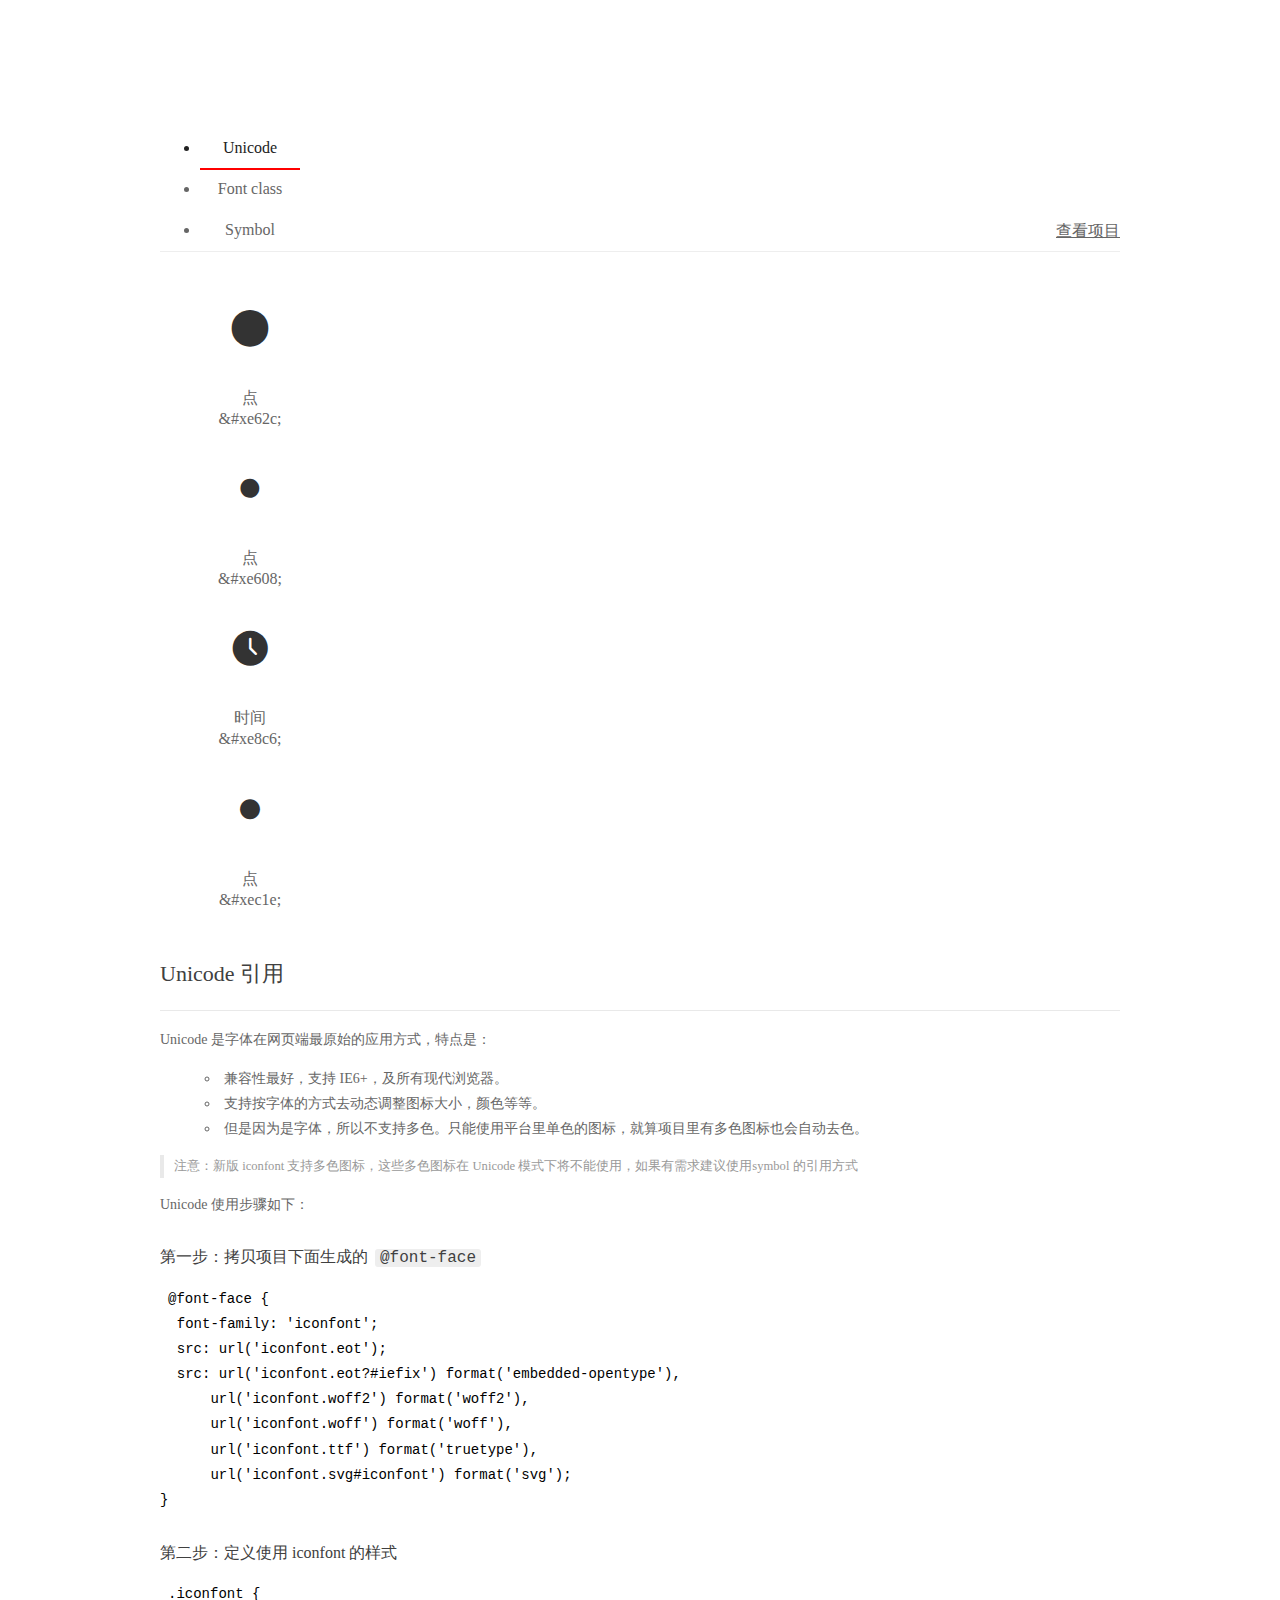
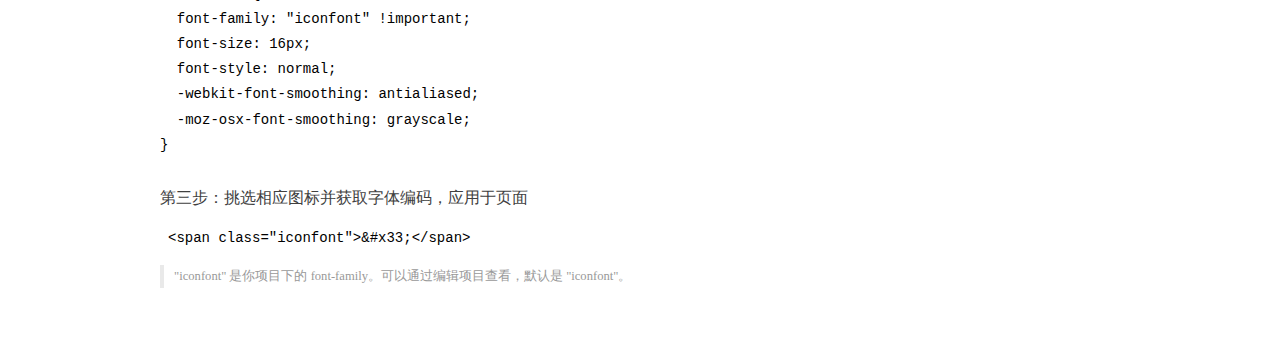
<file: font/demo_index.html>
<!DOCTYPE html>
<html>
<head>
  <meta charset="utf-8"/>
  <title>IconFont Demo</title>
  <link rel="shortcut icon" href="https://gtms04.alicdn.com/tps/i4/TB1_oz6GVXXXXaFXpXXJDFnIXXX-64-64.ico" type="image/x-icon"/>
  <link rel="stylesheet" href="https://g.alicdn.com/thx/cube/1.3.2/cube.min.css">
  <link rel="stylesheet" href="demo.css">
  <link rel="stylesheet" href="iconfont.css">
  <script src="iconfont.js"></script>
  <!-- jQuery -->
  <script src="https://a1.alicdn.com/oss/uploads/2018/12/26/7bfddb60-08e8-11e9-9b04-53e73bb6408b.js"></script>
  <!-- 代码高亮 -->
  <script src="https://a1.alicdn.com/oss/uploads/2018/12/26/a3f714d0-08e6-11e9-8a15-ebf944d7534c.js"></script>
</head>
<body>
  <div class="main">
    <h1 class="logo"><a href="https://www.iconfont.cn/" title="iconfont 首页" target="_blank">&#xe86b;</a></h1>
    <div class="nav-tabs">
      <ul id="tabs" class="dib-box">
        <li class="dib active"><span>Unicode</span></li>
        <li class="dib"><span>Font class</span></li>
        <li class="dib"><span>Symbol</span></li>
      </ul>
      
      <a href="https://www.iconfont.cn/manage/index?manage_type=myprojects&projectId=1657493" target="_blank" class="nav-more">查看项目</a>
      
    </div>
    <div class="tab-container">
      <div class="content unicode" style="display: block;">
          <ul class="icon_lists dib-box">
          
            <li class="dib">
              <span class="icon iconfont">&#xe62c;</span>
                <div class="name">点</div>
                <div class="code-name">&amp;#xe62c;</div>
              </li>
          
            <li class="dib">
              <span class="icon iconfont">&#xe608;</span>
                <div class="name">点</div>
                <div class="code-name">&amp;#xe608;</div>
              </li>
          
            <li class="dib">
              <span class="icon iconfont">&#xe8c6;</span>
                <div class="name">时间</div>
                <div class="code-name">&amp;#xe8c6;</div>
              </li>
          
            <li class="dib">
              <span class="icon iconfont">&#xec1e;</span>
                <div class="name">点</div>
                <div class="code-name">&amp;#xec1e;</div>
              </li>
          
          </ul>
          <div class="article markdown">
          <h2 id="unicode-">Unicode 引用</h2>
          <hr>

          <p>Unicode 是字体在网页端最原始的应用方式，特点是：</p>
          <ul>
            <li>兼容性最好，支持 IE6+，及所有现代浏览器。</li>
            <li>支持按字体的方式去动态调整图标大小，颜色等等。</li>
            <li>但是因为是字体，所以不支持多色。只能使用平台里单色的图标，就算项目里有多色图标也会自动去色。</li>
          </ul>
          <blockquote>
            <p>注意：新版 iconfont 支持多色图标，这些多色图标在 Unicode 模式下将不能使用，如果有需求建议使用symbol 的引用方式</p>
          </blockquote>
          <p>Unicode 使用步骤如下：</p>
          <h3 id="-font-face">第一步：拷贝项目下面生成的 <code>@font-face</code></h3>
<pre><code class="language-css"
>@font-face {
  font-family: 'iconfont';
  src: url('iconfont.eot');
  src: url('iconfont.eot?#iefix') format('embedded-opentype'),
      url('iconfont.woff2') format('woff2'),
      url('iconfont.woff') format('woff'),
      url('iconfont.ttf') format('truetype'),
      url('iconfont.svg#iconfont') format('svg');
}
</code></pre>
          <h3 id="-iconfont-">第二步：定义使用 iconfont 的样式</h3>
<pre><code class="language-css"
>.iconfont {
  font-family: "iconfont" !important;
  font-size: 16px;
  font-style: normal;
  -webkit-font-smoothing: antialiased;
  -moz-osx-font-smoothing: grayscale;
}
</code></pre>
          <h3 id="-">第三步：挑选相应图标并获取字体编码，应用于页面</h3>
<pre>
<code class="language-html"
>&lt;span class="iconfont"&gt;&amp;#x33;&lt;/span&gt;
</code></pre>
          <blockquote>
            <p>"iconfont" 是你项目下的 font-family。可以通过编辑项目查看，默认是 "iconfont"。</p>
          </blockquote>
          </div>
      </div>
      <div class="content font-class">
        <ul class="icon_lists dib-box">
          
          <li class="dib">
            <span class="icon iconfont icon-dian2"></span>
            <div class="name">
              点
            </div>
            <div class="code-name">.icon-dian2
            </div>
          </li>
          
          <li class="dib">
            <span class="icon iconfont icon-dian1"></span>
            <div class="name">
              点
            </div>
            <div class="code-name">.icon-dian1
            </div>
          </li>
          
          <li class="dib">
            <span class="icon iconfont icon-shijian-copy"></span>
            <div class="name">
              时间
            </div>
            <div class="code-name">.icon-shijian-copy
            </div>
          </li>
          
          <li class="dib">
            <span class="icon iconfont icon-dian"></span>
            <div class="name">
              点
            </div>
            <div class="code-name">.icon-dian
            </div>
          </li>
          
        </ul>
        <div class="article markdown">
        <h2 id="font-class-">font-class 引用</h2>
        <hr>

        <p>font-class 是 Unicode 使用方式的一种变种，主要是解决 Unicode 书写不直观，语意不明确的问题。</p>
        <p>与 Unicode 使用方式相比，具有如下特点：</p>
        <ul>
          <li>兼容性良好，支持 IE8+，及所有现代浏览器。</li>
          <li>相比于 Unicode 语意明确，书写更直观。可以很容易分辨这个 icon 是什么。</li>
          <li>因为使用 class 来定义图标，所以当要替换图标时，只需要修改 class 里面的 Unicode 引用。</li>
          <li>不过因为本质上还是使用的字体，所以多色图标还是不支持的。</li>
        </ul>
        <p>使用步骤如下：</p>
        <h3 id="-fontclass-">第一步：引入项目下面生成的 fontclass 代码：</h3>
<pre><code class="language-html">&lt;link rel="stylesheet" href="./iconfont.css"&gt;
</code></pre>
        <h3 id="-">第二步：挑选相应图标并获取类名，应用于页面：</h3>
<pre><code class="language-html">&lt;span class="iconfont icon-xxx"&gt;&lt;/span&gt;
</code></pre>
        <blockquote>
          <p>"
            iconfont" 是你项目下的 font-family。可以通过编辑项目查看，默认是 "iconfont"。</p>
        </blockquote>
      </div>
      </div>
      <div class="content symbol">
          <ul class="icon_lists dib-box">
          
            <li class="dib">
                <svg class="icon svg-icon" aria-hidden="true">
                  <use xlink:href="#icon-dian2"></use>
                </svg>
                <div class="name">点</div>
                <div class="code-name">#icon-dian2</div>
            </li>
          
            <li class="dib">
                <svg class="icon svg-icon" aria-hidden="true">
                  <use xlink:href="#icon-dian1"></use>
                </svg>
                <div class="name">点</div>
                <div class="code-name">#icon-dian1</div>
            </li>
          
            <li class="dib">
                <svg class="icon svg-icon" aria-hidden="true">
                  <use xlink:href="#icon-shijian-copy"></use>
                </svg>
                <div class="name">时间</div>
                <div class="code-name">#icon-shijian-copy</div>
            </li>
          
            <li class="dib">
                <svg class="icon svg-icon" aria-hidden="true">
                  <use xlink:href="#icon-dian"></use>
                </svg>
                <div class="name">点</div>
                <div class="code-name">#icon-dian</div>
            </li>
          
          </ul>
          <div class="article markdown">
          <h2 id="symbol-">Symbol 引用</h2>
          <hr>

          <p>这是一种全新的使用方式，应该说这才是未来的主流，也是平台目前推荐的用法。相关介绍可以参考这篇<a href="">文章</a>
            这种用法其实是做了一个 SVG 的集合，与另外两种相比具有如下特点：</p>
          <ul>
            <li>支持多色图标了，不再受单色限制。</li>
            <li>通过一些技巧，支持像字体那样，通过 <code>font-size</code>, <code>color</code> 来调整样式。</li>
            <li>兼容性较差，支持 IE9+，及现代浏览器。</li>
            <li>浏览器渲染 SVG 的性能一般，还不如 png。</li>
          </ul>
          <p>使用步骤如下：</p>
          <h3 id="-symbol-">第一步：引入项目下面生成的 symbol 代码：</h3>
<pre><code class="language-html">&lt;script src="./iconfont.js"&gt;&lt;/script&gt;
</code></pre>
          <h3 id="-css-">第二步：加入通用 CSS 代码（引入一次就行）：</h3>
<pre><code class="language-html">&lt;style&gt;
.icon {
  width: 1em;
  height: 1em;
  vertical-align: -0.15em;
  fill: currentColor;
  overflow: hidden;
}
&lt;/style&gt;
</code></pre>
          <h3 id="-">第三步：挑选相应图标并获取类名，应用于页面：</h3>
<pre><code class="language-html">&lt;svg class="icon" aria-hidden="true"&gt;
  &lt;use xlink:href="#icon-xxx"&gt;&lt;/use&gt;
&lt;/svg&gt;
</code></pre>
          </div>
      </div>

    </div>
  </div>
  <script>
  $(document).ready(function () {
      $('.tab-container .content:first').show()

      $('#tabs li').click(function (e) {
        var tabContent = $('.tab-container .content')
        var index = $(this).index()

        if ($(this).hasClass('active')) {
          return
        } else {
          $('#tabs li').removeClass('active')
          $(this).addClass('active')

          tabContent.hide().eq(index).fadeIn()
        }
      })
    })
  </script>
</body>
</html>
</file>
<file: font/demo.css>
/* Logo 字体 */
@font-face {
  font-family: "iconfont logo";
  src: url('https://at.alicdn.com/t/font_985780_km7mi63cihi.eot?t=1545807318834');
  src: url('https://at.alicdn.com/t/font_985780_km7mi63cihi.eot?t=1545807318834#iefix') format('embedded-opentype'),
    url('https://at.alicdn.com/t/font_985780_km7mi63cihi.woff?t=1545807318834') format('woff'),
    url('https://at.alicdn.com/t/font_985780_km7mi63cihi.ttf?t=1545807318834') format('truetype'),
    url('https://at.alicdn.com/t/font_985780_km7mi63cihi.svg?t=1545807318834#iconfont') format('svg');
}

.logo {
  font-family: "iconfont logo";
  font-size: 160px;
  font-style: normal;
  -webkit-font-smoothing: antialiased;
  -moz-osx-font-smoothing: grayscale;
}

/* tabs */
.nav-tabs {
  position: relative;
}

.nav-tabs .nav-more {
  position: absolute;
  right: 0;
  bottom: 0;
  height: 42px;
  line-height: 42px;
  color: #666;
}

#tabs {
  border-bottom: 1px solid #eee;
}

#tabs li {
  cursor: pointer;
  width: 100px;
  height: 40px;
  line-height: 40px;
  text-align: center;
  font-size: 16px;
  border-bottom: 2px solid transparent;
  position: relative;
  z-index: 1;
  margin-bottom: -1px;
  color: #666;
}


#tabs .active {
  border-bottom-color: #f00;
  color: #222;
}

.tab-container .content {
  display: none;
}

/* 页面布局 */
.main {
  padding: 30px 100px;
  width: 960px;
  margin: 0 auto;
}

.main .logo {
  color: #333;
  text-align: left;
  margin-bottom: 30px;
  line-height: 1;
  height: 110px;
  margin-top: -50px;
  overflow: hidden;
  *zoom: 1;
}

.main .logo a {
  font-size: 160px;
  color: #333;
}

.helps {
  margin-top: 40px;
}

.helps pre {
  padding: 20px;
  margin: 10px 0;
  border: solid 1px #e7e1cd;
  background-color: #fffdef;
  overflow: auto;
}

.icon_lists {
  width: 100% !important;
  overflow: hidden;
  *zoom: 1;
}

.icon_lists li {
  width: 100px;
  margin-bottom: 10px;
  margin-right: 20px;
  text-align: center;
  list-style: none !important;
  cursor: default;
}

.icon_lists li .code-name {
  line-height: 1.2;
}

.icon_lists .icon {
  display: block;
  height: 100px;
  line-height: 100px;
  font-size: 42px;
  margin: 10px auto;
  color: #333;
  -webkit-transition: font-size 0.25s linear, width 0.25s linear;
  -moz-transition: font-size 0.25s linear, width 0.25s linear;
  transition: font-size 0.25s linear, width 0.25s linear;
}

.icon_lists .icon:hover {
  font-size: 100px;
}

.icon_lists .svg-icon {
  /* 通过设置 font-size 来改变图标大小 */
  width: 1em;
  /* 图标和文字相邻时，垂直对齐 */
  vertical-align: -0.15em;
  /* 通过设置 color 来改变 SVG 的颜色/fill */
  fill: currentColor;
  /* path 和 stroke 溢出 viewBox 部分在 IE 下会显示
      normalize.css 中也包含这行 */
  overflow: hidden;
}

.icon_lists li .name,
.icon_lists li .code-name {
  color: #666;
}

/* markdown 样式 */
.markdown {
  color: #666;
  font-size: 14px;
  line-height: 1.8;
}

.highlight {
  line-height: 1.5;
}

.markdown img {
  vertical-align: middle;
  max-width: 100%;
}

.markdown h1 {
  color: #404040;
  font-weight: 500;
  line-height: 40px;
  margin-bottom: 24px;
}

.markdown h2,
.markdown h3,
.markdown h4,
.markdown h5,
.markdown h6 {
  color: #404040;
  margin: 1.6em 0 0.6em 0;
  font-weight: 500;
  clear: both;
}

.markdown h1 {
  font-size: 28px;
}

.markdown h2 {
  font-size: 22px;
}

.markdown h3 {
  font-size: 16px;
}

.markdown h4 {
  font-size: 14px;
}

.markdown h5 {
  font-size: 12px;
}

.markdown h6 {
  font-size: 12px;
}

.markdown hr {
  height: 1px;
  border: 0;
  background: #e9e9e9;
  margin: 16px 0;
  clear: both;
}

.markdown p {
  margin: 1em 0;
}

.markdown>p,
.markdown>blockquote,
.markdown>.highlight,
.markdown>ol,
.markdown>ul {
  width: 80%;
}

.markdown ul>li {
  list-style: circle;
}

.markdown>ul li,
.markdown blockquote ul>li {
  margin-left: 20px;
  padding-left: 4px;
}

.markdown>ul li p,
.markdown>ol li p {
  margin: 0.6em 0;
}

.markdown ol>li {
  list-style: decimal;
}

.markdown>ol li,
.markdown blockquote ol>li {
  margin-left: 20px;
  padding-left: 4px;
}

.markdown code {
  margin: 0 3px;
  padding: 0 5px;
  background: #eee;
  border-radius: 3px;
}

.markdown strong,
.markdown b {
  font-weight: 600;
}

.markdown>table {
  border-collapse: collapse;
  border-spacing: 0px;
  empty-cells: show;
  border: 1px solid #e9e9e9;
  width: 95%;
  margin-bottom: 24px;
}

.markdown>table th {
  white-space: nowrap;
  color: #333;
  font-weight: 600;
}

.markdown>table th,
.markdown>table td {
  border: 1px solid #e9e9e9;
  padding: 8px 16px;
  text-align: left;
}

.markdown>table th {
  background: #F7F7F7;
}

.markdown blockquote {
  font-size: 90%;
  color: #999;
  border-left: 4px solid #e9e9e9;
  padding-left: 0.8em;
  margin: 1em 0;
}

.markdown blockquote p {
  margin: 0;
}

.markdown .anchor {
  opacity: 0;
  transition: opacity 0.3s ease;
  margin-left: 8px;
}

.markdown .waiting {
  color: #ccc;
}

.markdown h1:hover .anchor,
.markdown h2:hover .anchor,
.markdown h3:hover .anchor,
.markdown h4:hover .anchor,
.markdown h5:hover .anchor,
.markdown h6:hover .anchor {
  opacity: 1;
  display: inline-block;
}

.markdown>br,
.markdown>p>br {
  clear: both;
}


.hljs {
  display: block;
  background: white;
  padding: 0.5em;
  color: #333333;
  overflow-x: auto;
}

.hljs-comment,
.hljs-meta {
  color: #969896;
}

.hljs-string,
.hljs-variable,
.hljs-template-variable,
.hljs-strong,
.hljs-emphasis,
.hljs-quote {
  color: #df5000;
}

.hljs-keyword,
.hljs-selector-tag,
.hljs-type {
  color: #a71d5d;
}

.hljs-literal,
.hljs-symbol,
.hljs-bullet,
.hljs-attribute {
  color: #0086b3;
}

.hljs-section,
.hljs-name {
  color: #63a35c;
}

.hljs-tag {
  color: #333333;
}

.hljs-title,
.hljs-attr,
.hljs-selector-id,
.hljs-selector-class,
.hljs-selector-attr,
.hljs-selector-pseudo {
  color: #795da3;
}

.hljs-addition {
  color: #55a532;
  background-color: #eaffea;
}

.hljs-deletion {
  color: #bd2c00;
  background-color: #ffecec;
}

.hljs-link {
  text-decoration: underline;
}

/* 代码高亮 */
/* PrismJS 1.15.0
https://prismjs.com/download.html#themes=prism&languages=markup+css+clike+javascript */
/**
 * prism.js default theme for JavaScript, CSS and HTML
 * Based on dabblet (http://dabblet.com)
 * @author Lea Verou
 */
code[class*="language-"],
pre[class*="language-"] {
  color: black;
  background: none;
  text-shadow: 0 1px white;
  font-family: Consolas, Monaco, 'Andale Mono', 'Ubuntu Mono', monospace;
  text-align: left;
  white-space: pre;
  word-spacing: normal;
  word-break: normal;
  word-wrap: normal;
  line-height: 1.5;

  -moz-tab-size: 4;
  -o-tab-size: 4;
  tab-size: 4;

  -webkit-hyphens: none;
  -moz-hyphens: none;
  -ms-hyphens: none;
  hyphens: none;
}

pre[class*="language-"]::-moz-selection,
pre[class*="language-"] ::-moz-selection,
code[class*="language-"]::-moz-selection,
code[class*="language-"] ::-moz-selection {
  text-shadow: none;
  background: #b3d4fc;
}

pre[class*="language-"]::selection,
pre[class*="language-"] ::selection,
code[class*="language-"]::selection,
code[class*="language-"] ::selection {
  text-shadow: none;
  background: #b3d4fc;
}

@media print {

  code[class*="language-"],
  pre[class*="language-"] {
    text-shadow: none;
  }
}

/* Code blocks */
pre[class*="language-"] {
  padding: 1em;
  margin: .5em 0;
  overflow: auto;
}

:not(pre)>code[class*="language-"],
pre[class*="language-"] {
  background: #f5f2f0;
}

/* Inline code */
:not(pre)>code[class*="language-"] {
  padding: .1em;
  border-radius: .3em;
  white-space: normal;
}

.token.comment,
.token.prolog,
.token.doctype,
.token.cdata {
  color: slategray;
}

.token.punctuation {
  color: #999;
}

.namespace {
  opacity: .7;
}

.token.property,
.token.tag,
.token.boolean,
.token.number,
.token.constant,
.token.symbol,
.token.deleted {
  color: #905;
}

.token.selector,
.token.attr-name,
.token.string,
.token.char,
.token.builtin,
.token.inserted {
  color: #690;
}

.token.operator,
.token.entity,
.token.url,
.language-css .token.string,
.style .token.string {
  color: #9a6e3a;
  background: hsla(0, 0%, 100%, .5);
}

.token.atrule,
.token.attr-value,
.token.keyword {
  color: #07a;
}

.token.function,
.token.class-name {
  color: #DD4A68;
}

.token.regex,
.token.important,
.token.variable {
  color: #e90;
}

.token.important,
.token.bold {
  font-weight: bold;
}

.token.italic {
  font-style: italic;
}

.token.entity {
  cursor: help;
}
</file>
<file: font/iconfont.css>
@font-face {font-family: "iconfont";
  src: url('iconfont.eot?t=1582697889090'); /* IE9 */
  src: url('iconfont.eot?t=1582697889090#iefix') format('embedded-opentype'), /* IE6-IE8 */
  url('[data-uri]') format('woff2'),
  url('iconfont.woff?t=1582697889090') format('woff'),
  url('iconfont.ttf?t=1582697889090') format('truetype'), /* chrome, firefox, opera, Safari, Android, iOS 4.2+ */
  url('iconfont.svg?t=1582697889090#iconfont') format('svg'); /* iOS 4.1- */
}

.iconfont {
  font-family: "iconfont" !important;
  font-size: 16px;
  font-style: normal;
  -webkit-font-smoothing: antialiased;
  -moz-osx-font-smoothing: grayscale;
}

.icon-dian2:before {
  content: "\e62c";
}

.icon-dian1:before {
  content: "\e608";
}

.icon-shijian-copy:before {
  content: "\e8c6";
}

.icon-dian:before {
  content: "\ec1e";
}
</file>
